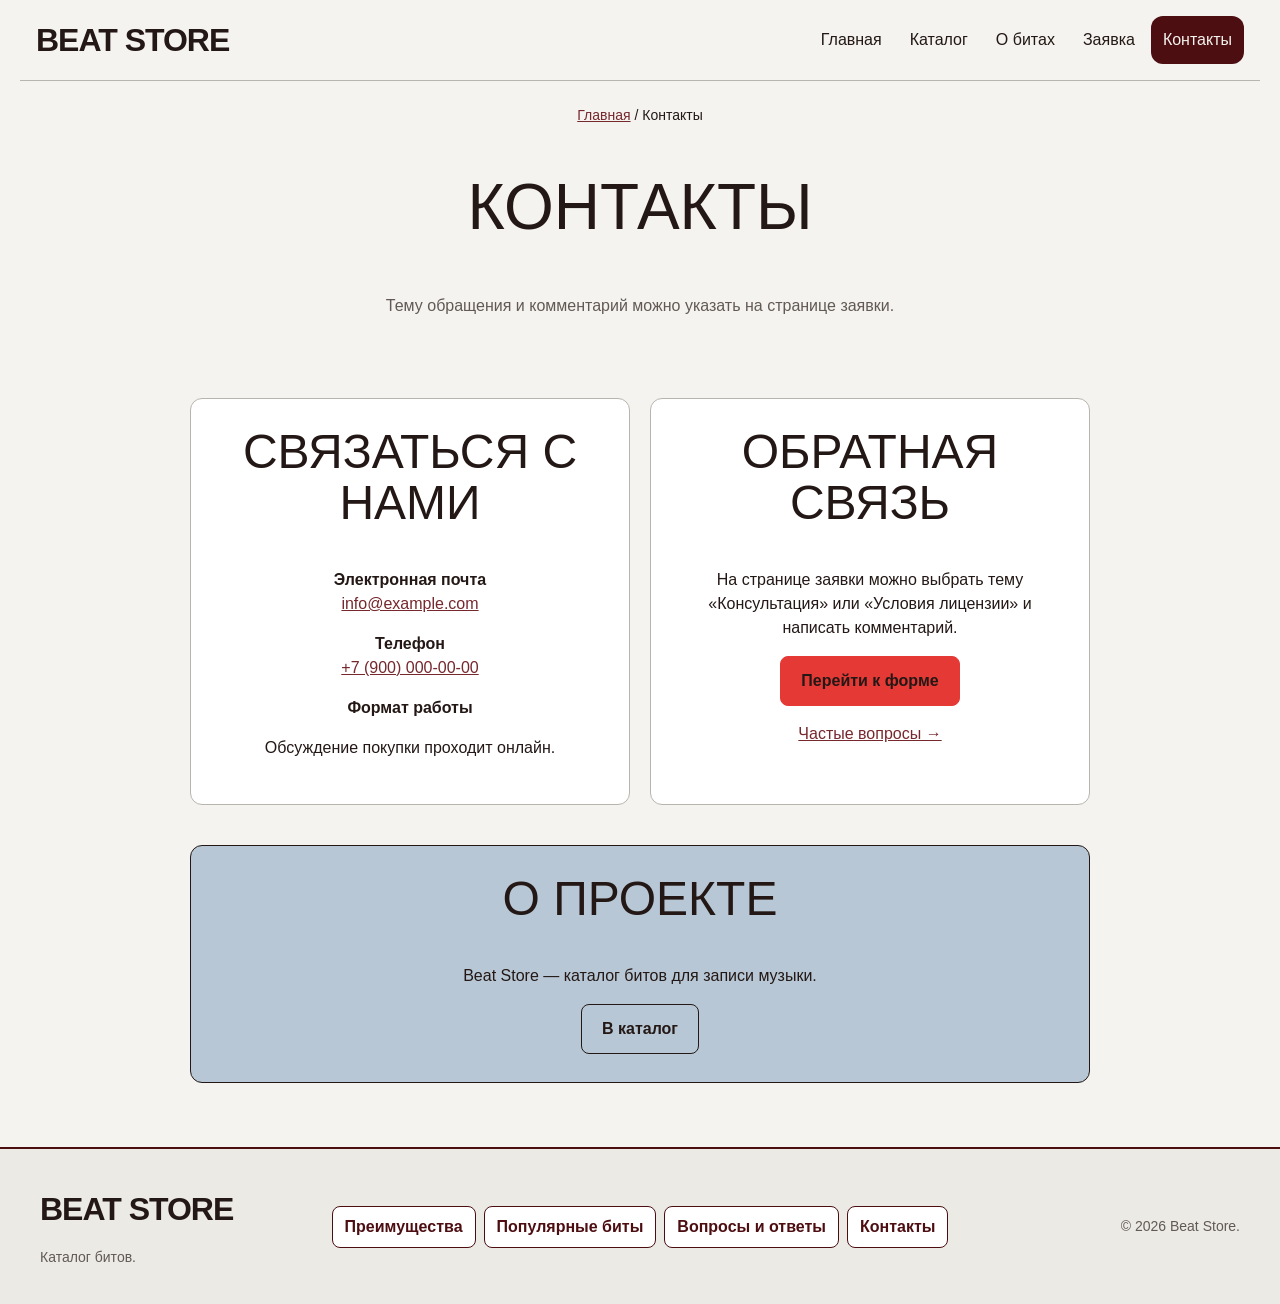
<file: contacts.html>
<!doctype html>
<html lang="ru">
  <head>
    <meta charset="UTF-8" />
    <meta name="viewport" content="width=device-width, initial-scale=1.0" />
    <meta
      name="description"
      content="Beat Store: каталог битов, прослушивание и заявка на покупку."
    />
    <title>Контакты и обратная связь — Beat Store</title>
    <link rel="icon" href="images/favicon.svg" type="image/svg+xml" />
    <link rel="stylesheet" href="css/style.css?v=player-layout-2" />
    <link rel="stylesheet" href="css/responsive.css?v=responsive-8" />
    <link rel="stylesheet" href="css/beat-theme.css?v=beat-18" />
    <script src="js/main.js?v=gallery-7" defer></script>
    <script src="js/validation.js" defer></script>
  </head>
  <body id="top">
    <a class="skip-link" href="#main-content">Перейти к содержимому</a>
    <header class="site-header">
      <div class="site-header__inner">
        <a class="site-header__logo" href="index.html">Beat Store</a>
        <nav class="site-nav" aria-label="Основная навигация">
          <ul class="site-nav__list">
            <li class="site-nav__item">
              <a class="site-nav__link" href="index.html">Главная</a>
            </li>
            <li class="site-nav__item">
              <a class="site-nav__link" href="catalog.html">Каталог</a>
            </li>
            <li class="site-nav__item">
              <a class="site-nav__link" href="product.html">О битах</a>
            </li>
            <li class="site-nav__item">
              <a class="site-nav__link" href="order.html">Заявка</a>
            </li>
            <li class="site-nav__item">
              <a
                class="site-nav__link site-nav__link--active"
                aria-current="page"
                href="contacts.html"
                >Контакты</a
              >
            </li>
          </ul>
        </nav>
      </div>
    </header>
    <main class="page-main page-main--contacts" id="main-content" tabindex="-1">
      <nav class="breadcrumbs" aria-label="Хлебные крошки">
        <a class="breadcrumbs__link" href="index.html">Главная</a>
        <span class="breadcrumbs__current" aria-current="page">Контакты</span>
      </nav>
      <section class="section page-intro">
        <h1 class="page-intro__title">Контакты</h1>
        <p class="section__description">
          Тему обращения и комментарий можно указать на странице заявки.
        </p>
      </section>
      <div class="contact-grid">
        <section class="contact-card" aria-labelledby="contact-title">
          <h2 class="contact-card__title" id="contact-title">
            Связаться с нами
          </h2>
          <address class="contact-card__address">
            <p class="contact-card__label">Электронная почта</p>
            <a href="mailto:info@example.com">info@example.com</a>
            <p class="contact-card__label">Телефон</p>
            <a href="tel:+79000000000">+7 (900) 000-00-00</a>
            <p class="contact-card__label">Формат работы</p>
            <p>Обсуждение покупки проходит онлайн.</p>
          </address>
        </section>
        <section
          class="contact-card contact-card--accent"
          id="feedback"
          aria-labelledby="feedback-title"
        >
          <h2 class="contact-card__title" id="feedback-title">
            Обратная связь
          </h2>
          <p>
            На странице заявки можно выбрать тему «Консультация» или «Условия
            лицензии» и написать комментарий.
          </p>
          <a class="button button--primary" href="order.html"
            >Перейти к форме</a
          >
          <a class="contact-card__link" href="index.html#faq"
            >Частые вопросы →</a
          >
        </section>
      </div>
      <aside class="callout">
        <div>
          <h2 class="callout__title">О проекте</h2>
          <p class="callout__text">
            Beat Store — каталог битов для записи музыки.
          </p>
        </div>
        <a class="button button--secondary" href="catalog.html">В каталог</a>
      </aside>
    </main>
    <footer class="site-footer" id="contacts">
      <div class="site-footer__inner">
        <div>
          <a class="site-footer__logo" href="index.html">Beat Store</a>
          <p class="site-footer__note">Каталог битов.</p>
        </div>
        <nav class="site-footer__nav" aria-label="Разделы главной страницы">
          <a href="index.html#advantages">Преимущества</a>
          <a href="index.html#popular">Популярные биты</a>
          <a href="index.html#faq">Вопросы и ответы</a>
          <a href="contacts.html">Контакты</a>
        </nav>
        <p class="site-footer__note">© 2026 Beat Store.</p>
      </div>
    </footer>
    <a class="back-to-top" href="#top" aria-label="Вернуться наверх"
      >↑ Наверх</a
    >
  </body>
</html>
</file>
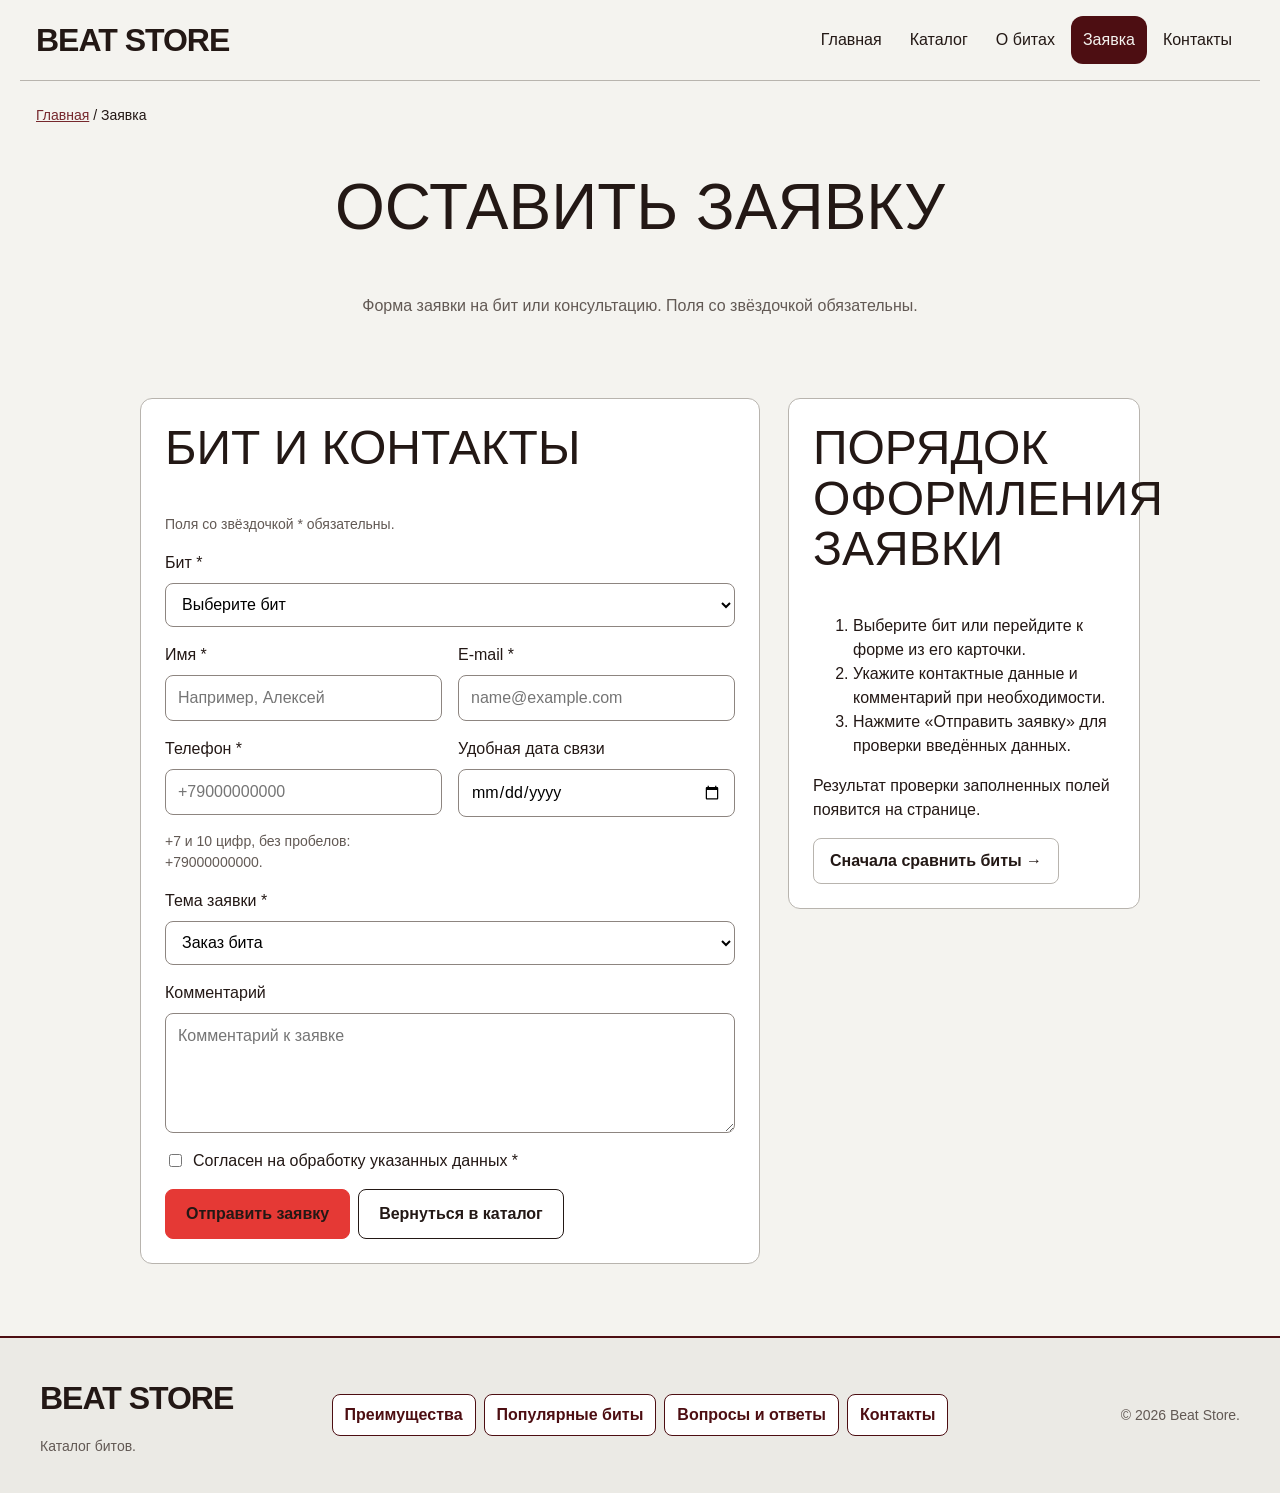
<file: order.html>
<!doctype html>
<html lang="ru">
  <head>
    <meta charset="UTF-8" />
    <meta name="viewport" content="width=device-width, initial-scale=1.0" />
    <meta
      name="description"
      content="Beat Store: каталог битов, прослушивание и заявка на покупку."
    />
    <title>Оформление заявки — Beat Store</title>
    <link rel="icon" href="images/favicon.svg" type="image/svg+xml" />
    <link rel="stylesheet" href="css/style.css?v=player-layout-2" />
    <link rel="stylesheet" href="css/responsive.css?v=responsive-8" />
    <link rel="stylesheet" href="css/beat-theme.css?v=beat-18" />
    <script src="js/data.js" defer></script>
    <script src="js/main.js?v=gallery-7" defer></script>
    <script src="js/validation.js" defer></script>
  </head>
  <body id="top">
    <a class="skip-link" href="#main-content">Перейти к содержимому</a>
    <header class="site-header">
      <div class="site-header__inner">
        <a class="site-header__logo" href="index.html">Beat Store</a>
        <nav class="site-nav" aria-label="Основная навигация">
          <ul class="site-nav__list">
            <li class="site-nav__item">
              <a class="site-nav__link" href="index.html">Главная</a>
            </li>
            <li class="site-nav__item">
              <a class="site-nav__link" href="catalog.html">Каталог</a>
            </li>
            <li class="site-nav__item">
              <a class="site-nav__link" href="product.html">О битах</a>
            </li>
            <li class="site-nav__item">
              <a
                class="site-nav__link site-nav__link--active"
                aria-current="page"
                href="order.html"
                >Заявка</a
              >
            </li>
            <li class="site-nav__item">
              <a class="site-nav__link" href="contacts.html">Контакты</a>
            </li>
          </ul>
        </nav>
      </div>
    </header>
    <main class="page-main page-main--order" id="main-content" tabindex="-1">
      <nav class="breadcrumbs" aria-label="Хлебные крошки">
        <a class="breadcrumbs__link" href="index.html">Главная</a>
        <span class="breadcrumbs__current" aria-current="page">Заявка</span>
      </nav>
      <section class="section page-intro">
        <h1 class="page-intro__title">Оставить заявку</h1>
        <p class="section__description">
          Форма заявки на бит или консультацию. Поля со звёздочкой обязательны.
        </p>
      </section>
      <div class="order-layout">
        <section class="order-panel" aria-labelledby="form-title">
          <h2 class="order-panel__title" id="form-title">Бит и контакты</h2>
          <form
            class="order-form"
            id="order-form"
            action="order.html"
            method="get"
          >
            <p class="order-form__note order-form__field--wide">
              Поля со звёздочкой * обязательны.
            </p>
            <noscript class="order-form__field--wide">
              <p class="order-form__note">
                Для проверки формы без перезагрузки страницы включите
                JavaScript.
              </p>
            </noscript>
            <div class="order-form__field order-form__field--wide">
              <label class="order-form__label" for="selected-product"
                >Бит *</label
              >
              <select
                class="order-form__select"
                id="selected-product"
                name="product"
                required
              >
                <option value="">Выберите бит</option>
                <option value="beat-01">
                  nine vicious sample type beat - "wokeuplikethis" — цена по
                  запросу
                </option>
                <option value="beat-02">
                  nine vicious sample type beat - "do i clench my fists?" — цена
                  по запросу
                </option>
                <option value="beat-03">
                  tana + untiljapan type beat - "finewine" — цена по запросу
                </option>
                <option value="beat-04">
                  [free] untiljapan + nosaint type beat - "eye to eye" — цена по запросу
                </option>
              <option value="beat-05">only u — внешний автор</option>
<option value="beat-06">Dreamless Night — внешний автор</option>
<option value="beat-07">cough syrup — внешний автор</option>
<option value="beat-08">du bist gut genug — внешний автор</option></select>
            </div>
            <div class="order-form__field">
              <label class="order-form__label" for="order-name">Имя *</label>
              <input
                class="order-form__input"
                id="order-name"
                name="name"
                type="text"
                minlength="2"
                maxlength="60"
                autocomplete="given-name"
                placeholder="Например, Алексей"
                required
              />
            </div>
            <div class="order-form__field">
              <label class="order-form__label" for="order-email"
                >E-mail *</label
              >
              <input
                class="order-form__input"
                id="order-email"
                name="email"
                type="email"
                autocomplete="email"
                placeholder="name@example.com"
                required
              />
            </div>
            <div class="order-form__field">
              <label class="order-form__label" for="order-phone"
                >Телефон *</label
              >
              <input
                class="order-form__input"
                id="order-phone"
                name="phone"
                type="tel"
                autocomplete="tel"
                inputmode="tel"
                pattern="\+7[0-9]{10}"
                placeholder="+79000000000"
                aria-describedby="phone-hint"
                required
              />
              <small class="order-form__hint" id="phone-hint"
                >+7 и 10 цифр, без пробелов: +79000000000.</small
              >
            </div>
            <div class="order-form__field">
              <label class="order-form__label" for="order-date"
                >Удобная дата связи</label
              >
              <input
                class="order-form__input"
                id="order-date"
                name="date"
                type="date"
              />
            </div>
            <div class="order-form__field order-form__field--wide">
              <label class="order-form__label" for="order-topic"
                >Тема заявки *</label
              >
              <select
                class="order-form__select"
                id="order-topic"
                name="topic"
                required
              >
                <option value="product">Заказ бита</option>
                <option value="consultation">Консультация</option>
                <option value="delivery">Условия лицензии</option>
              </select>
            </div>
            <div class="order-form__field order-form__field--wide">
              <label class="order-form__label" for="order-comment"
                >Комментарий</label
              >
              <textarea
                class="order-form__textarea"
                id="order-comment"
                name="comment"
                rows="3"
                maxlength="1000"
                placeholder="Комментарий к заявке"
              ></textarea>
            </div>
            <div class="order-form__consent order-form__field--wide">
              <input
                class="order-form__checkbox"
                id="order-agreement"
                name="agreement"
                type="checkbox"
                required
              />
              <label class="order-form__label" for="order-agreement"
                >Согласен на обработку указанных данных *</label
              >
            </div>
            <div class="order-form__actions order-form__field--wide">
              <button class="button button--primary" type="submit">
                Отправить заявку
              </button>
              <a class="button button--secondary" href="catalog.html"
                >Вернуться в каталог</a
              >
            </div>
          </form>
          <p
            class="success-message"
            id="success-message"
            role="status"
            tabindex="-1"
            hidden
          ></p>
        </section>
        <aside class="order-help">
          <h2 class="order-help__title">Порядок оформления заявки</h2>
          <ol class="order-help__steps">
            <li>Выберите бит или перейдите к форме из его карточки.</li>
            <li>Укажите контактные данные и комментарий при необходимости.</li>
            <li>Нажмите «Отправить заявку» для проверки введённых данных.</li>
          </ol>
          <p class="order-help__note">
            Результат проверки заполненных полей появится на странице.
          </p>
          <a href="catalog.html#comparison">Сначала сравнить биты →</a>
        </aside>
      </div>
    </main>
    <footer class="site-footer" id="contacts">
      <div class="site-footer__inner">
        <div>
          <a class="site-footer__logo" href="index.html">Beat Store</a>
          <p class="site-footer__note">Каталог битов.</p>
        </div>
        <nav class="site-footer__nav" aria-label="Разделы главной страницы">
          <a href="index.html#advantages">Преимущества</a>
          <a href="index.html#popular">Популярные биты</a>
          <a href="index.html#faq">Вопросы и ответы</a>
          <a href="contacts.html">Контакты</a>
        </nav>
        <p class="site-footer__note">© 2026 Beat Store.</p>
      </div>
    </footer>
    <a class="back-to-top" href="#top" aria-label="Вернуться наверх"
      >↑ Наверх</a
    >
  </body>
</html>
</file>
<file: css/style.css>
/* Общие значения: один цвет или отступ можно поменять для всего сайта. */
:root {
  --color-bg: #ffffff;
  --color-surface: #f7f7f7;
  --color-primary: #0057b8;
  --color-primary-dark: #003f86;
  --color-text: #222222;
  --color-muted: #666666;
  --color-border: #dddddd;
  --color-danger: #b00020;
  --color-success: #246340;
  --space-sm: 8px;
  --space-md: 16px;
  --space-lg: 24px;
  --space-xl: 32px;
  --radius: 6px;
  --container-width: 1100px;
}

/* Базовые стили. */
*,
*::before,
*::after {
  box-sizing: border-box;
}
/* Плавные переходы по якорям, включая ссылку «Наверх». */
html {
  scroll-behavior: smooth;
}
body {
  margin: 0;
  min-height: 100vh;
  display: flex;
  flex-direction: column;
  font-family: Arial, sans-serif;
  line-height: 1.5;
  color: var(--color-text);
  background-color: var(--color-bg);
}
img {
  display: block;
  max-width: 100%;
  height: auto;
}
a {
  color: var(--color-primary);
}
a:hover {
  color: var(--color-primary-dark);
}
input,
select,
textarea,
button {
  font: inherit;
}
:focus-visible {
  outline: 2px solid var(--color-primary);
  outline-offset: 3px;
}
[hidden] {
  display: none;
}
.page-main,
.site-header__inner,
.site-footer__inner {
  max-width: var(--container-width);
  margin: 0 auto;
  padding: var(--space-lg);
}
/* Основное содержимое заполняет свободную высоту окна до подвала. */
.page-main {
  flex: 1;
  width: 100%;
}
h1 {
  font-size: 32px;
}
h2 {
  font-size: 24px;
}
h3 {
  font-size: 20px;
}
h1,
h2,
h3 {
  margin-top: 0;
}
.section {
  margin-bottom: var(--space-xl);
}
/* Outline выделяет блок при наведении и не меняет его размеры. */
.section:hover,
.product-detail:hover,
.contact-card:hover,
.callout:hover {
  outline: 1px solid var(--color-primary);
  outline-offset: 6px;
}
.section__description {
  color: var(--color-muted);
}

/* Шапка и меню. Flex располагает ссылки в один ряд. */
.site-header,
.site-footer {
  flex-shrink: 0;
  background-color: var(--color-surface);
}
.site-header__logo,
.site-footer__logo {
  font-weight: 700;
  color: var(--color-text);
  text-decoration: none;
}
.site-nav__list {
  display: flex;
  flex-wrap: wrap;
  gap: var(--space-sm);
  list-style: none;
  margin: var(--space-md) 0 0;
  padding: 0;
}
.site-nav__link {
  display: block;
  padding: var(--space-sm) var(--space-md);
  text-decoration: none;
  border-radius: var(--radius);
}
.site-nav__link:hover,
.site-nav__link--active {
  color: white;
  background-color: var(--color-primary);
}
.site-footer__nav {
  display: flex;
  flex-wrap: wrap;
  gap: var(--space-md);
}
.site-footer__note {
  color: var(--color-muted);
  font-size: 14px;
}
.site-footer__inner {
  padding-bottom: 72px;
}
.breadcrumbs {
  margin-bottom: var(--space-lg);
  font-size: 14px;
}
.breadcrumbs__current::before {
  content: " / ";
}
.category-nav {
  display: flex;
  flex-wrap: wrap;
  gap: var(--space-md);
  margin-top: var(--space-md);
}

/* Общие кнопки и состояния. */
.button {
  display: inline-block;
  padding: var(--space-sm) var(--space-md);
  border: 1px solid var(--color-primary);
  border-radius: var(--radius);
  text-decoration: none;
  cursor: pointer;
}
.button--primary {
  color: white;
  background-color: var(--color-primary);
}
.button--primary:hover {
  color: white;
  background-color: var(--color-primary-dark);
}
.button--secondary {
  color: var(--color-primary);
  background-color: white;
}
.button--secondary:hover {
  color: white;
  background-color: var(--color-primary);
}
.button:disabled {
  opacity: 0.6;
  cursor: not-allowed;
}
.hero__actions,
.product-card__actions,
.product-detail__actions,
.order-form__actions {
  display: flex;
  flex-wrap: wrap;
  gap: var(--space-sm);
}

/* Главная: обычный вводный блок, преимущества и вопросы. */
.hero {
  padding: var(--space-lg);
  margin-bottom: var(--space-xl);
  background-color: #eef5ff;
}
.benefits {
  display: grid;
  grid-template-columns: minmax(0, 1fr);
  gap: var(--space-md);
}
.benefit {
  padding: var(--space-md);
  border: 1px solid var(--color-border);
}
.section__heading {
  margin-bottom: var(--space-md);
}
.faq__item {
  margin-top: var(--space-sm);
  padding: var(--space-md);
  border: 1px solid var(--color-border);
}
.faq__question {
  font-weight: 700;
  cursor: pointer;
}
.faq__question:hover {
  color: var(--color-primary);
}
.faq__answer {
  margin-bottom: 0;
}
.callout {
  padding: var(--space-lg);
  background-color: var(--color-surface);
}

/* Grid задаёт сетку карточек. Flex внутри выравнивает кнопки. */
.products-grid {
  display: grid;
  grid-template-columns: minmax(0, 1fr);
  gap: var(--space-md);
}
.product-card {
  position: relative;
  display: flex;
  flex-direction: column;
  padding: var(--space-md);
  border: 1px solid var(--color-border);
  border-radius: var(--radius);
}
.product-card:hover,
.product-card--featured {
  border-color: var(--color-primary);
}
.product-card--discount {
  border-color: var(--color-danger);
}
.product-card__image {
  width: 100%;
  max-width: 240px;
  margin: 0 auto var(--space-md);
}
.product-card__category {
  margin: 0 0 var(--space-sm);
  color: var(--color-muted);
  font-size: 14px;
}
.product-card__title {
  margin-bottom: var(--space-sm);
}
.product-card__description {
  margin-top: 0;
}
.product-card__price {
  margin-top: auto;
  font-weight: 700;
}
.product-card__old-price {
  margin-left: var(--space-sm);
  color: var(--color-muted);
  font-weight: 400;
}
/* absolute размещает бейдж относительно карточки с position: relative. */
.product-card__badge {
  position: absolute;
  top: var(--space-sm);
  right: var(--space-sm);
  padding: 4px 8px;
  color: white;
  background-color: var(--color-primary);
  border-radius: var(--radius);
  font-size: 12px;
}
.product-card--discount .product-card__badge {
  background-color: var(--color-danger);
}
.product-card--new .product-card__badge {
  background-color: var(--color-success);
}

/* Каталог: фильтр слева, товары справа. */
.catalog-layout {
  display: grid;
  grid-template-columns: minmax(0, 1fr);
  gap: var(--space-lg);
  align-items: start;
  margin-bottom: var(--space-xl);
}
.catalog-filters {
  position: static;
  padding: var(--space-md);
  border: 1px solid var(--color-border);
  background-color: var(--color-surface);
}
.catalog-filters__note {
  font-size: 14px;
  color: var(--color-muted);
}
.filters-form__group {
  margin: 0 0 var(--space-md);
  padding: var(--space-sm);
  border: 1px solid var(--color-border);
}
.filters-form__label {
  display: block;
  margin-bottom: var(--space-sm);
}
.filters-form__input {
  width: 100%;
  margin-bottom: var(--space-sm);
}
.catalog-filters__link {
  display: block;
  margin-top: var(--space-md);
}
.catalog-products__count {
  color: var(--color-muted);
}

/* Подробное описание и таблицы. */
/* Фото и описание — две колонки, таблица занимает обе колонки ниже. */
.product-detail {
  display: grid;
  grid-template-columns: minmax(0, 1fr);
  gap: var(--space-lg);
  align-items: start;
  margin-bottom: var(--space-xl);
  padding: var(--space-lg);
  border: 1px solid var(--color-border);
}
.product-detail > .table-wrapper {
  grid-column: 1 / -1;
}
.product-detail .product-table {
  margin-top: 0;
}
.product-detail__image {
  width: 100%;
  max-width: 280px;
  margin-bottom: var(--space-md);
}
.product-detail__tag {
  color: var(--color-primary);
}
.product-detail__price {
  font-weight: 700;
}
.product-detail__availability {
  color: var(--color-success);
}

.product-table {
  width: 100%;
  margin-top: var(--space-lg);
  border-collapse: collapse;
  text-align: left;
}
.product-table__caption {
  margin-bottom: var(--space-sm);
  text-align: left;
  font-weight: 700;
}
.product-table__cell {
  padding: var(--space-sm);
  border: 1px solid var(--color-border);
}
.product-table thead {
  background-color: var(--color-surface);
}

/* Форма: поля друг под другом, подпись над полем. */
.order-panel {
  max-width: 620px;
}
.order-help {
  margin-top: var(--space-lg);
  padding: var(--space-lg);
  background-color: var(--color-surface);
}
.order-form__field {
  margin-bottom: var(--space-md);
}
.order-form__label {
  display: block;
  margin-bottom: var(--space-sm);
}
.order-form__input,
.order-form__select,
.order-form__textarea {
  width: 100%;
  padding: 10px 12px;
  border: 1px solid var(--color-border);
  border-radius: var(--radius);
}
.order-form__input:hover,
.order-form__select:hover,
.order-form__textarea:hover {
  border-color: var(--color-primary);
}
.order-form__textarea {
  resize: vertical;
}
.order-form__hint,
.order-form__note {
  color: var(--color-muted);
  font-size: 14px;
}
.order-form__hint {
  display: block;
  margin-top: var(--space-sm);
}
.order-form__consent {
  display: flex;
  align-items: start;
  gap: var(--space-sm);
  margin-bottom: var(--space-md);
}
.order-form__checkbox {
  flex-shrink: 0;
  margin-top: 5px;
}
.order-form [aria-invalid="true"] {
  outline: 1px solid var(--color-danger);
  border-color: var(--color-danger);
}
.order-dialog {
  width: 560px;
  max-width: calc(100% - 32px);
  max-height: calc(100vh - 32px);
  overflow-y: auto;
  padding: var(--space-lg);
  border: none;
  border-radius: var(--radius);
}
.order-dialog::backdrop {
  background-color: rgba(0, 0, 0, 0.5);
}
.success-message {
  padding: var(--space-md);
  border-left: 4px solid var(--color-success);
  background-color: #eefaf0;
}
.contact-card {
  margin-bottom: var(--space-lg);
}
.contact-card__address {
  font-style: normal;
}
.contact-card__label {
  margin-bottom: 0;
  font-weight: 700;
}
.contact-card__link {
  display: block;
  margin-top: var(--space-md);
}

/* Фиксированная ссылка и переход к содержимому с клавиатуры. */
.back-to-top {
  position: fixed;
  right: var(--space-md);
  bottom: var(--space-md);
  z-index: 10;
  padding: var(--space-sm) var(--space-md);
  color: white;
  background-color: var(--color-primary);
  text-decoration: none;
}
.back-to-top:hover {
  color: white;
  background-color: var(--color-primary-dark);
}

.skip-link {
  position: absolute;
  left: 16px;
  top: -100px;
  z-index: 1000;
  padding: 8px 12px;
  color: #ffffff;
  background-color: #111111;
  border-radius: 6px;
  text-decoration: none;
}

.skip-link:focus,
.skip-link:focus-visible {
  top: 16px;
}

/* Если в системе отключены анимации, переходы по якорям мгновенные. */
@media (prefers-reduced-motion: reduce) {
  html {
    scroll-behavior: auto;
  }
}

/* Встроенный плеер сохраняет пропорции при изменении ширины. */
.beat-preview {
  width: 100%;
  max-width: 640px;
  min-width: 0;
  overflow: hidden;
  margin-bottom: 16px;
}
.beat-player {
  display: block;
  width: 100%;
  aspect-ratio: 16 / 9;
  min-height: 200px;
  border: 0;
}
.beat-preview > a {
  display: inline-block;
  margin-top: 8px;
  font-size: 14px;
}
.hero__record {
  display: grid;
  place-items: center;
  width: 240px;
  aspect-ratio: 1;
  margin: auto;
  border-radius: 50%;
  background: #222;
  color: white;
  font-size: 100px;
}

.order-form__error { display: block; margin-top: 4px; color: var(--color-danger); font-size: 0.875rem; }
.order-form__error[hidden] { display: none; }
.catalog-empty { padding: var(--space-md); border: 1px solid var(--color-border); }
.catalog-empty[hidden] { display: none; }
.beat-preview__placeholder { display: grid; min-height: 180px; place-items: center; background: var(--color-surface); border: 1px solid var(--color-border); }
</file>
<file: css/responsive.css>
/* Mobile First: одна колонка по умолчанию, расширения через min-width. */
img,
video {
  max-width: 100%;
  height: auto;
}

.page-main,
.site-header__inner,
.site-footer__inner {
  width: 100%;
  padding-inline: 16px;
}

.section {
  padding-block: clamp(16px, 2vw, 24px);
}

.site-nav__list {
  display: grid;
  grid-template-columns: repeat(3, minmax(0, 1fr));
  gap: 4px;
  margin-top: 12px;
}

.site-nav__link,
.button {
  min-height: 44px;
  padding: 10px 16px;
}

.site-nav__link {
  display: grid;
  place-items: center;
  padding-inline: 4px;
  text-align: center;
}

.hero {
  display: grid;
  grid-template-columns: minmax(0, 1fr);
  gap: var(--space-lg);
  align-items: center;
  padding: 16px;
}

.hero__content {
  display: grid;
  gap: var(--space-md);
  min-width: 0;
}

.hero__content > * {
  margin: 0;
}

.hero__title {
  font-size: clamp(28px, 4vw, 48px);
  line-height: 1.15;
}

.hero__image {
  width: 100%;
  max-width: 520px;
  margin-inline: auto;
}

.product-card,
.catalog-products,
.product-detail > *,
.order-form > * {
  min-width: 0;
}

.product-card__title,
.product-card__description,
.contact-card a {
  overflow-wrap: anywhere;
}

.product-card__image {
  width: 100%;
  aspect-ratio: 1;
  object-fit: contain;
}

.product-detail {
  padding: 16px;
}

.product-detail__image {
  margin-inline: auto;
}

.order-form {
  display: grid;
  grid-template-columns: minmax(0, 1fr);
  gap: var(--space-md);
}

.order-form__field {
  display: grid;
  align-content: start;
  gap: var(--space-sm);
  margin: 0;
}

.order-form__label,
.order-form__note,
.order-form__consent {
  margin: 0;
}

.order-form__field--wide {
  grid-column: 1 / -1;
}

.order-form__input,
.order-form__textarea,
.order-form__select {
  min-width: 0;
  min-height: 44px;
}

.order-form__textarea {
  min-height: 120px;
}

.table-wrapper {
  width: 100%;
  min-width: 0;
  overflow-x: auto;
}

.product-table {
  min-width: 640px;
}

.product-table th,
.product-table td {
  padding: 12px;
}

.site-footer__inner {
  padding-bottom: 24px;
}

@media (min-width: 480px) {
  .site-nav__list {
    grid-template-columns: repeat(5, minmax(0, 1fr));
  }
}

@media (min-width: 640px) {
  .products-grid {
    grid-template-columns: repeat(2, minmax(0, 1fr));
  }
}

@media (min-width: 768px) {
  /* Шапка высотой 80px: ещё 16px оставлены перед заголовком раздела. */
  html {
    scroll-padding-top: 96px;
  }

  .site-header {
    position: sticky;
    top: 0;
    z-index: 100;
  }

  .site-header__inner {
    display: flex;
    align-items: center;
    justify-content: space-between;
    gap: 16px;
    padding-block: 16px;
  }

  .site-nav__list {
    display: flex;
    flex-direction: row;
    align-items: center;
    margin: 0;
  }

  .site-nav__link {
    padding: 12px;
  }

  .benefits {
    grid-template-columns: repeat(3, minmax(0, 1fr));
  }

  .order-form {
    grid-template-columns: repeat(2, minmax(0, 1fr));
  }

  .product-detail {
    grid-template-columns: 280px minmax(0, 1fr);
    padding: 24px;
  }

  .site-footer__inner {
    padding-bottom: 80px;
  }
}

@media (min-width: 900px) {
  .hero {
    grid-template-columns: repeat(2, minmax(0, 1fr));
    padding: 24px;
  }
}

@media (min-width: 1024px) {
  .products-grid {
    grid-template-columns: repeat(3, minmax(0, 1fr));
  }

  .catalog-layout {
    grid-template-columns: 280px minmax(0, 1fr);
  }

  .catalog-filters {
    position: sticky;
    top: 96px;
  }

  /* Рядом с фильтром меньше места, поэтому пока две карточки в ряд. */
  .products-grid--catalog {
    grid-template-columns: repeat(2, minmax(0, 1fr));
  }
}
</file>
<file: css/beat-theme.css>
/* Палитра и оформление магазина битов. Подключается после адаптивных стилей. */
:root {
  --color-bg: #f4f3ef;
  --color-surface: #ebeae5;
  --color-primary: #76282d;
  --color-primary-dark: #4d0e12;
  --color-text: #231815;
  --color-muted: #625954;
  --color-border: #b8b4ae;
  --color-danger: #a22329;
  --color-success: #385642;
  --color-accent: #e53935;
  --color-blue: #b8c7d5;
  --container-width: 1240px;
  --radius: 0;
}
body {
  font-family: Arial, sans-serif;
}
.site-header,
.site-footer {
  background: var(--color-bg);
}
.site-header__inner {
  border-bottom: 1px solid var(--color-border);
}
.site-header__logo,
.site-footer__logo {
  font-family: Impact, "Arial Narrow", sans-serif;
  font-size: 32px;
  text-transform: uppercase;
  letter-spacing: -1px;
}
.site-nav__link {
  color: var(--color-text);
}
.site-nav__link--active,
.site-nav__link:hover {
  color: var(--color-bg);
  background: var(--color-primary-dark);
}
h1,
h2 {
  font-family: Impact, "Arial Narrow", sans-serif;
  text-transform: uppercase;
  font-weight: 400;
  line-height: 1.05;
}
h1 {
  font-size: clamp(36px, 5vw, 64px);
}
h2 {
  font-size: clamp(28px, 4vw, 48px);
}
.button {
  border-radius: 0;
  font-weight: 700;
  padding: 12px 20px;
}
.button--primary {
  color: #231815;
  background: var(--color-accent);
  border-color: var(--color-accent);
}
.button--primary:hover {
  color: #fff;
  background: #a92327;
  border-color: #a92327;
}
.button--secondary {
  color: var(--color-text);
  background: transparent;
  border-color: var(--color-text);
}
.button--secondary:hover {
  background: var(--color-primary-dark);
  color: #fff;
}
.section:hover,
.product-detail:hover,
.contact-card:hover,
.callout:hover {
  outline: none;
}
.hero {
  background: transparent;
  padding: 28px 0 44px;
  margin-bottom: 28px;
  gap: clamp(24px, 4vw, 56px);
}
.hero__content {
  min-width: 0;
  gap: 24px;
  align-content: center;
}
.hero__title {
  font-size: clamp(42px, 7vw, 96px);
  line-height: 1.02;
  letter-spacing: -2px;
}
.hero__title span {
  display: block;
}
.hero__description {
  font-family: Georgia, serif;
  font-size: clamp(19px, 2vw, 25px);
}
.hero__actions .button--secondary {
  display: none;
}
.record-art {
  position: relative;
  width: 100%;
  max-width: 560px;
  aspect-ratio: 1;
  margin: 0 auto 32px;
}
.record-art__turntable {
  position: absolute;
  inset: 0;
  overflow: clip;
}
.record-art__disc {
  width: 100%;
  height: 100%;
  animation: record-spin 8s linear infinite;
  transform-origin: center;
  clip-path: circle(50%);
}
.record-art.is-paused .record-art__disc {
  animation-play-state: paused;
}
@keyframes record-spin {
  to { transform: rotate(360deg); }
}
.record-art__sleeve {
  position: absolute;
  inset: 0 50% 0 0;
  background: var(--color-blue);
  display: flex;
  flex-direction: column;
  justify-content: space-between;
  padding: clamp(16px, 3vw, 28px);
  border: 1px solid #9baebb;
}
.record-art__number {
  font-family: Impact, "Arial Narrow", sans-serif;
  font-size: clamp(40px, 6vw, 80px);
  line-height: 1;
  padding-top: 16px;
  border-top: 1px solid;
}
.record-art__caption {
  font-size: 11px;
  letter-spacing: 1px;
  line-height: 1.7;
  border-top: 1px solid;
  padding-top: 12px;
}
.record-art__toggle {
  position: absolute;
  top: calc(100% + 10px);
  right: 0;
  border: 0;
  background: transparent;
  color: var(--color-text);
  text-decoration: underline;
  cursor: pointer;
  padding: 5px;
  font-size: 13px;
}
.photo-gallery {
  position: relative;
  left: 50%;
  width: min(calc(100vw - 32px), 1600px);
  max-width: none;
  margin: 0 0 64px;
  transform: translateX(-50%);
}
.photo-gallery__track {
  display: flex;
  width: 100%;
  margin: 0;
  padding: 0;
  list-style: none;
  overflow-x: auto;
  overflow-y: hidden;
  scroll-snap-type: x mandatory;
  scroll-behavior: smooth;
  overscroll-behavior-x: contain;
  scrollbar-width: none;
  -webkit-overflow-scrolling: touch;
}
.photo-gallery__track::-webkit-scrollbar {
  display: none;
}
.photo-gallery__slide {
  flex: 0 0 100%;
  min-width: 0;
  height: clamp(280px, 48vw, 620px);
  scroll-snap-align: start;
}
.photo-gallery__slide img {
  display: block;
  width: 100%;
  height: 100%;
  object-fit: cover;
}
.photo-gallery__controls {
  display: flex;
  align-items: center;
  justify-content: space-between;
  gap: 16px;
  min-height: 60px;
}
.photo-gallery__controls[hidden] {
  display: none;
}
.photo-gallery__counter {
  min-width: 74px;
  font-family: Impact, "Arial Narrow", sans-serif;
  font-size: 24px;
}
.photo-gallery__dots,
.photo-gallery__arrows {
  display: flex;
  align-items: center;
  gap: 8px;
}
.photo-gallery__dots button {
  width: 28px;
  height: 28px;
  padding: 9px;
  border: 0;
  border-radius: 50%;
  background: var(--color-border);
  background-clip: content-box;
  cursor: pointer;
  transition: transform .2s ease, background-color .2s ease;
}
.photo-gallery__dots button[aria-current="true"] {
  background-color: var(--color-primary-dark);
}
.photo-gallery__dots button:hover,
.photo-gallery__dots button:focus-visible {
  transform: scale(1.2);
  background-color: var(--color-primary-dark);
}
.photo-gallery__arrows button {
  width: 44px;
  height: 44px;
  border: 1px solid var(--color-text);
  border-radius: 8px;
  background: transparent;
  color: var(--color-text);
  cursor: pointer;
  transition: transform .2s ease, box-shadow .2s ease, background-color .2s ease, color .2s ease;
}
.photo-gallery__arrows button:hover,
.photo-gallery__arrows button:focus-visible {
  transform: translateY(-5px);
  border-color: var(--color-primary-dark);
  background: var(--color-primary-dark);
  color: #fff;
  box-shadow: 0 12px 28px rgb(35 24 21 / 16%);
}
.photo-gallery__arrows button:focus-visible,
.photo-gallery__dots button:focus-visible {
  outline: 2px solid var(--color-primary-dark);
  outline-offset: 3px;
}
.section {
  margin-bottom: 40px;
}
.section__heading {
  display: flex;
  align-items: baseline;
  justify-content: space-between;
  gap: 20px;
  border-bottom: 1px solid var(--color-text);
  padding-bottom: 16px;
}
.section__heading h2 {
  margin-bottom: 0;
}
.products-grid,
.products-grid--catalog {
  gap: clamp(16px, 2vw, 24px);
}
.product-card {
  border: 0;
  border-bottom: 1px solid var(--color-border);
  padding: 24px 0;
  border-radius: 0;
  gap: 12px;
}
.product-card:hover {
  background: #e7ebed;
  border-color: var(--color-border);
}
.product-card__title {
  font-size: 26px;
  margin: 0;
}
.product-card__title a {
  color: var(--color-text);
  text-decoration: none;
}
.product-card__category {
  letter-spacing: 2px;
  text-transform: uppercase;
  margin: 0;
}
.product-card__price {
  margin: 0;
  white-space: nowrap;
}
.product-card__description {
  margin: 0;
  max-width: 480px;
}
.catalog-filters,
.filters-form__group {
  min-width: 0;
}
.filters-form__label,
.catalog-filters__note {
  overflow-wrap: anywhere;
}
.filters-form__input {
  max-width: 100%;
}
.beat-preview {
  margin: 0;
}
.beat-preview > a {
  font-size: 12px;
}
.beat-preview > .beat-preview__external {
  position: relative;
  display: grid;
  place-items: center;
  width: 100%;
  aspect-ratio: 16 / 9;
  margin: 0;
  overflow: hidden;
  background: #dcdedc;
  color: #fff;
  text-decoration: none;
}
.beat-preview__external::after {
  position: absolute;
  inset: 45% 0 0;
  background: linear-gradient(transparent, rgb(0 0 0 / 62%));
  content: "";
}
.beat-preview__external img {
  position: absolute;
  inset: 0;
  width: 100%;
  height: 100%;
  object-fit: cover;
  transform: scale(1.78);
  transform-origin: center top;
  transition: transform .3s ease;
}
.beat-preview__external:hover img,
.beat-preview__external:focus-visible img {
  transform: scale(1.84);
}
.beat-preview__play {
  position: relative;
  z-index: 1;
  display: grid;
  place-items: center;
  width: 64px;
  height: 64px;
  border: 2px solid rgb(255 255 255 / 85%);
  border-radius: 50%;
  background: rgb(27 23 22 / 72%);
  box-shadow: 0 4px 24px rgb(0 0 0 / 18%);
  transition: background .2s ease, transform .2s ease;
}
.beat-preview__play::before {
  width: 0;
  height: 0;
  margin-left: 4px;
  border-top: 10px solid transparent;
  border-bottom: 10px solid transparent;
  border-left: 16px solid #fff;
  content: "";
}
.beat-preview__external:hover .beat-preview__play,
.beat-preview__external:focus-visible .beat-preview__play {
  background: var(--color-primary-dark);
  transform: scale(1.08);
}
.beat-preview__hint {
  position: absolute;
  z-index: 1;
  right: 16px;
  bottom: 14px;
  left: 16px;
  color: #fff;
  font-size: 13px;
  font-weight: 600;
  text-align: right;
  text-shadow: 0 1px 5px rgb(0 0 0 / 75%);
}
.beat-player {
  background: #231815;
  min-height: 0;
}
.product-detail {
  grid-template-columns: minmax(0, 1fr);
  border: 0;
  border-bottom: 1px solid var(--color-border);
  padding: 32px 0;
}
.benefit {
  border: 0;
  border-top: 1px solid var(--color-border);
  padding: 20px 0;
}
.benefit__title {
  font-size: 22px;
}
.faq__item {
  background: transparent;
  border: 0;
  border-bottom: 1px solid var(--color-border);
  padding: 20px 0;
}
.callout {
  background: var(--color-blue);
  padding: 28px;
}
.site-footer {
  border-top: 1px solid var(--color-border);
}
.site-footer__inner {
  display: grid;
  gap: 24px;
}
.site-footer__note {
  margin-bottom: 0;
}
.order-form__input,
.order-form__select,
.order-form__textarea {
  background: #fff;
  border-color: #8d8580;
  border-radius: 0;
}
.order-dialog {
  background: var(--color-bg);
  border-radius: 0;
}
.back-to-top {
  position: fixed;
  right: 16px;
  bottom: calc(16px + env(safe-area-inset-bottom));
  z-index: 110;
  display: grid;
  place-items: center;
  width: 48px;
  height: 48px;
  min-height: 48px;
  margin: 0;
  padding: 0;
  border-radius: 50%;
  background: var(--color-primary-dark);
  box-shadow: 0 2px 12px rgb(0 0 0 / 20%);
  font-size: 0;
  transition: opacity .2s ease, transform .2s ease, visibility .2s ease;
}
.back-to-top::before {
  content: "↑";
  font-size: 24px;
  line-height: 1;
}
.back-to-top.is-hidden {
  opacity: 0;
  visibility: hidden;
  pointer-events: none;
  transform: translateY(12px);
}
@media (max-width: 479px) {
  .photo-gallery__controls {
    display: grid;
    grid-template-columns: 1fr auto;
    gap: 0 12px;
  }
  .photo-gallery__controls[hidden] {
    display: none;
  }
  .photo-gallery__dots {
    grid-column: 1 / -1;
    grid-row: 2;
    justify-content: center;
  }
  .photo-gallery__dots button {
    width: 44px;
    height: 44px;
    padding: 17px;
  }
  .section__heading {
    align-items: flex-start;
    flex-direction: column;
    gap: 8px;
  }
}
@media (min-width: 700px) {
  .hero {
    grid-template-columns: minmax(0, 1fr) minmax(0, 1fr);
    align-items: center;
  }
}
@media (min-width: 900px) {
  .product-detail {
    grid-template-columns: minmax(0, 1fr) minmax(0, 1fr);
    gap: 40px;
  }
  .site-footer__inner {
    grid-template-columns: 1fr 2fr auto;
    align-items: start;
  }
}
@media (prefers-reduced-motion: reduce) {
  .record-art:not(.is-playing) .record-art__disc {
    animation: none;
  }
  .photo-gallery__track {
    scroll-behavior: auto;
  }
  .back-to-top {
    transition: none;
  }
}

.product-output {
  padding: 16px;
  overflow-x: auto;
  color: #f9fafb;
  background-color: #111827;
  border-radius: 8px;
}

/* Каталог: одинаковые превью и аккуратная нижняя часть карточек. */
.products-grid--catalog .product-card {
  min-width: 0;
  padding: 20px;
  border: 1px solid var(--color-border);
  background: #fff;
}
.products-grid--catalog .product-card:hover {
  background: #fff;
  border-color: var(--color-primary);
}
.products-grid--catalog .product-card__title,
.products-grid--catalog .product-card__description,
.products-grid--catalog .product-card__price {
  overflow-wrap: anywhere;
}
.products-grid--catalog .product-card__price {
  margin-top: auto;
  white-space: normal;
}
.products-grid--catalog .product-card__actions {
  flex-wrap: wrap;
}
.beat-preview__link {
  position: relative;
  display: block;
  width: 100%;
  aspect-ratio: 16 / 9;
  overflow: hidden;
  background: #231815;
}
.beat-preview__link img {
  width: 100%;
  height: 100%;
  object-fit: cover;
  display: block;
}
.beat-preview__play-button {
  position: absolute;
  top: 50%;
  left: 50%;
  display: grid;
  width: 64px;
  height: 44px;
  place-items: center;
  transform: translate(-50%, -50%);
  border-radius: 12px;
  color: #fff;
  background: #e62117;
  font-size: 23px;
}
.beat-preview__link:hover .beat-preview__play-button,
.beat-preview__link:focus-visible .beat-preview__play-button {
  background: #b91d16;
}

/* Поля фильтров оформлены в том же стиле, что и кнопки магазина. */
.catalog-filters {
  padding: 24px;
  border: 1px solid var(--color-border);
  background: #fff;
}
.catalog-filters__title {
  margin: 0 0 24px;
  padding-bottom: 12px;
  border-bottom: 1px solid var(--color-border);
  font-size: 32px;
}
.filters-form {
  display: grid;
  gap: 8px;
}
.filters-form__label {
  margin: 12px 0 0;
  font-size: 14px;
  font-weight: 700;
}
.filters-form__input {
  box-sizing: border-box;
  width: 100%;
  min-height: 46px;
  margin: 0;
  padding: 10px 12px;
  border: 1px solid var(--color-border);
  border-radius: 0;
  background: var(--color-bg);
  color: var(--color-text);
  font: inherit;
}
.filters-form__input:focus-visible {
  outline: 2px solid var(--color-primary);
  outline-offset: 2px;
}
.catalog-filters__link {
  margin-top: 24px;
}
.product-detail__author {
  color: var(--color-muted);
  font-weight: 700;
}
.more-products .product-detail {
  margin-bottom: var(--space-xl);
}

/* Выбор параметров завершается кнопкой, карточки заметно реагируют на наведение. */
.filters-form__submit,
.catalog-filters__link {
  width: 100%;
  justify-content: center;
  text-align: center;
}
.filters-form__submit { margin-top: 18px; cursor: pointer; }
.catalog-filters__link { display: inline-flex; margin-top: 12px; text-decoration: none; }
.catalog-filters__link:hover,
.catalog-filters__link:focus-visible {
  background: var(--color-primary-dark);
  color: #fff;
  transform: translateY(-2px);
}
.filters-form__submit:hover,
.filters-form__submit:focus-visible {
  background: var(--color-primary-dark);
  border-color: var(--color-primary-dark);
  color: #fff;
  transform: translateY(-2px);
}
.products-grid--catalog .product-card {
  transition: transform .2s ease, box-shadow .2s ease, border-color .2s ease;
}
.products-grid--catalog .product-card:hover,
.products-grid--catalog .product-card:focus-within {
  transform: translateY(-5px);
  border-color: var(--color-primary);
  box-shadow: 0 12px 28px rgb(35 24 21 / 16%);
}
.beat-preview > .beat-preview__link {
  position: relative;
  display: block;
  width: 100%;
  aspect-ratio: 16 / 9;
  margin: 0;
  overflow: hidden;
}
.beat-preview__link img {
  position: absolute;
  inset: 0;
  width: 100%;
  height: 100%;
  object-fit: cover;
  transition: transform .25s ease, filter .25s ease;
}
.beat-preview__link:hover img,
.beat-preview__link:focus-visible img {
  transform: scale(1.05);
  filter: brightness(.75);
}
.beat-preview__play-button {
  position: absolute;
  z-index: 2;
  top: 50%;
  left: 50%;
  width: 64px;
  height: 44px;
  transform: translate(-50%, -50%);
  background: #e62117;
}
.beat-preview__play-button::before {
  position: absolute;
  top: 50%;
  left: 50%;
  width: 0;
  height: 0;
  transform: translate(-40%, -50%);
  border-top: 10px solid transparent;
  border-bottom: 10px solid transparent;
  border-left: 16px solid #fff;
  content: "";
}
@media (prefers-reduced-motion: reduce) {
  .products-grid--catalog .product-card,
  .beat-preview__link img,
  .filters-form__submit,
  .catalog-filters__link { transition: none; }
}

/* Общий вид карточек на главной и в каталоге. */
.products-grid .product-card {
  min-width: 0;
  padding: 20px;
  border: 1px solid var(--color-border);
  background: #fff;
  transition: transform .2s ease, box-shadow .2s ease, border-color .2s ease;
}
.products-grid .product-card:hover,
.products-grid .product-card:focus-within {
  transform: translateY(-5px);
  border-color: var(--color-primary);
  background: #fff;
  box-shadow: 0 12px 28px rgb(35 24 21 / 16%);
}
.products-grid .product-card__price { margin-top: auto; white-space: normal; }
.products-grid .product-card__actions { flex-wrap: wrap; }
.beat-preview__fallback {
  display: inline-block;
  margin-top: 10px;
  color: var(--color-primary);
  font-size: 13px;
  font-weight: 700;
}
.beat-preview__link { cursor: pointer; }
.beat-preview__link:focus-visible { outline: 3px solid var(--color-primary); outline-offset: 3px; }

/* Преимущества и ответы читаются как отдельные, ровные блоки. */
.benefits { gap: 18px; }
.benefit {
  display: flex;
  flex-direction: column;
  gap: 14px;
  min-width: 0;
  padding: 24px;
  border: 1px solid var(--color-border);
  background: #fff;
}
.benefit__title { margin: 0; font-size: 24px; }
.benefit__text { margin: 0; line-height: 1.55; }
.benefit a { margin-top: auto; font-weight: 700; }
.faq { display: grid; gap: 24px; }
.faq__list { display: grid; gap: 10px; }
.faq__item {
  padding: 0;
  border: 1px solid var(--color-border);
  background: #fff;
}
.faq__question { padding: 18px 22px; font-size: 18px; }
.faq__question:hover { background: #f4f4f1; }
.faq__item[open] { border-color: var(--color-border); }
.faq__answer { padding: 0 22px 20px; line-height: 1.55; }

/* Контактные карточки стоят по центру страницы. */
.contact-grid {
  display: grid;
  width: min(100%, 900px);
  margin: 0 auto 40px;
  gap: 20px;
}
.contact-card {
  min-width: 0;
  margin: 0;
  padding: 28px;
  border: 1px solid var(--color-border);
  background: #fff;
}
.contact-card__title { margin-top: 0; }
.contact-card--accent { background: var(--color-surface); }
.contact-card__address { line-height: 1.5; }

/* Футер собирает логотип, навигацию и подпись в ровный блок. */
.site-footer { border-top: 2px solid var(--color-primary-dark); background: var(--color-surface); }
.site-footer__inner {
  width: min(100%, var(--container-width));
  margin: 0 auto;
  padding: 36px 20px;
  align-items: start;
  gap: 24px;
}
.site-footer__nav { display: flex; flex-wrap: wrap; gap: 10px 20px; }
.site-footer__nav a { color: var(--color-primary-dark); text-decoration: none; font-weight: 700; }
.site-footer__nav a:hover, .site-footer__nav a:focus-visible { text-decoration: underline; }
.site-footer__note { color: var(--color-muted); line-height: 1.5; }
@media (min-width: 700px) {
  .contact-grid { grid-template-columns: repeat(2, minmax(0, 1fr)); }
}
@media (max-width: 699px) {
  .site-footer__inner { text-align: center; justify-items: center; }
  .site-footer__nav { justify-content: center; }
}
@media (prefers-reduced-motion: reduce) {
  .products-grid .product-card { transition: none; }
}

/* Единое оформление карточек, таблиц и страниц заявки. */
.product-detail {
  padding: 28px;
  border: 1px solid var(--color-border);
  background: #fff;
}
.product-detail:hover { border-color: var(--color-primary); }
.product-table { background: #fff; }
.product-table thead { background: #fff; }
.product-table tbody tr:hover { background: #f7f5f1; }
.contact-card--accent { background: #fff; }
.page-main--order .page-intro { text-align: center; }
.order-layout {
  display: grid;
  width: min(100%, 1000px);
  margin: 0 auto 48px;
  gap: 28px;
  align-items: start;
}
.order-panel { width: 100%; max-width: none; }
.order-help { margin: 0; background: #fff; border: 1px solid var(--color-border); }
@media (min-width: 900px) {
  .order-layout { grid-template-columns: minmax(0, 620px) minmax(0, 1fr); }
  .site-footer__inner {
    grid-template-columns: minmax(180px, 1fr) auto minmax(180px, 1fr);
    align-items: start;
  }
  .site-footer__nav { justify-content: center; }
  .site-footer__inner > .site-footer__note:last-child {
    justify-self: end;
    margin-top: 5px;
  }
}
@media (max-width: 899px) {
  .site-footer__inner { grid-template-columns: 1fr; text-align: center; justify-items: center; }
  .site-footer__nav { justify-content: center; }
}
.beat-preview__external-only {
  position: relative;
  display: block;
  width: 100%;
  aspect-ratio: 16 / 9;
  overflow: hidden;
  background: #231815;
  color: #fff;
}
.beat-preview__external-only img {
  display: block;
  width: 100%;
  height: 100%;
  object-fit: cover;
  transition: transform .2s ease, filter .2s ease;
}
.beat-preview__external-only span {
  position: absolute;
  right: 14px;
  bottom: 14px;
  padding: 8px 10px;
  background: rgb(35 24 21 / 88%);
  color: #fff;
  font-size: 13px;
  font-weight: 700;
}
.beat-preview__external-only:hover img,
.beat-preview__external-only:focus-visible img { transform: scale(1.04); filter: brightness(.75); }
@media (prefers-reduced-motion: reduce) {
  .beat-preview__external-only img { transition: none; }
}

/* Действия в карточках преимуществ выглядят как единый набор кнопок. */
.benefit a {
  display: inline-flex;
  align-items: center;
  justify-content: center;
  width: fit-content;
  min-height: 46px;
  padding: 10px 16px;
  border: 1px solid var(--color-primary-dark);
  background: #fff;
  color: var(--color-primary-dark);
  text-decoration: none;
  font-weight: 700;
  transition: background .2s ease, color .2s ease, transform .2s ease;
}
.benefit a:hover,
.benefit a:focus-visible {
  transform: translateY(-2px);
  background: var(--color-primary-dark);
  color: #fff;
}
.benefit a:focus-visible { outline: 2px solid var(--color-primary-dark); outline-offset: 3px; }
@media (prefers-reduced-motion: reduce) {
  .benefit a { transition: none; }
}
.faq__question:hover,
.faq__question:focus-visible {
  background: #f4f4f1;
  color: var(--color-text);
}
.faq__item:has(.faq__question:hover),
.faq__item:has(.faq__question:focus-visible) {
  border-color: var(--color-border);
}

/* Единый радиус для карточек и элементов управления. */
:root { --radius: 12px; }
.products-grid .product-card,
.product-detail,
.benefit,
.faq__item,
.contact-card,
.catalog-filters,
.order-panel,
.order-help,
.callout,
.order-dialog { border-radius: var(--radius); }
.callout { border: 1px solid var(--color-text); }
.order-panel {
  padding: 24px;
  border: 1px solid var(--color-border);
  background: #fff;
}
.beat-preview,
.beat-player,
.beat-preview__external-only,
.beat-preview__link { border-radius: 10px; }
.button,
.filters-form__input,
.order-form__input,
.order-form__select,
.order-form__textarea,
.benefit a,
.filters-form__submit,
.catalog-filters__link { border-radius: 8px; }
.table-wrapper { border-radius: 10px; }
.site-footer__nav { gap: 8px; }
.site-footer__nav a {
  display: inline-flex;
  align-items: center;
  min-height: 42px;
  padding: 8px 12px;
  border: 1px solid var(--color-primary-dark);
  border-radius: 8px;
  background: #fff;
  color: var(--color-primary-dark);
  text-decoration: none;
  transition: background .2s ease, color .2s ease, transform .2s ease;
}
.site-footer__nav a:hover,
.site-footer__nav a:focus-visible {
  transform: translateY(-2px);
  background: var(--color-primary-dark);
  color: #fff;
  text-decoration: none;
}
@media (prefers-reduced-motion: reduce) {
  .site-footer__nav a { transition: none; }
}

/* На странице контактов все основные блоки стоят на одной линии. */
.page-main--contacts .breadcrumbs,
.page-main--contacts .page-intro,
.page-main--contacts .callout {
  width: min(100%, 900px);
  margin-inline: auto;
}
.page-main--contacts .callout { margin-bottom: 40px; }
.page-main--contacts .breadcrumbs,
.page-main--contacts .page-intro,
.page-main--contacts .contact-card,
.page-main--contacts .callout {
  text-align: center;
}

/* Футер выровнен и по ширине, и по вертикали. */
.site-footer__inner { align-items: center; }
.site-footer__inner > .site-footer__note:last-child { margin-top: 0; }
@media (min-width: 900px) {
  .site-footer__inner { align-items: center; }
  .site-footer__inner > .site-footer__note:last-child { margin-top: 0; }
}

/* Выраженное наведение для информационного блока и его действия. */
.callout {
  transition: background .2s ease, box-shadow .2s ease, transform .2s ease;
}
.callout:hover,
.callout:focus-within {
  transform: translateY(-3px);
  background: #a9c0d2;
  box-shadow: 0 12px 26px rgb(35 24 21 / 14%);
}
.callout .button:hover,
.callout .button:focus-visible {
  transform: translateY(-2px);
  background: var(--color-primary-dark);
  border-color: var(--color-primary-dark);
  color: #fff;
}
@media (prefers-reduced-motion: reduce) {
  .callout { transition: none; }
}

/* Общий эффект наведения для карточек и кнопок магазина. */
.products-grid .product-card,
.benefit,
.faq__item,
.contact-card,
.product-detail,
.callout {
  transition: transform .2s ease, box-shadow .2s ease, border-color .2s ease, background .2s ease;
}
.products-grid .product-card:hover,
.products-grid .product-card:focus-within,
.benefit:hover,
.benefit:focus-within,
.faq__item:hover,
.faq__item:focus-within,
.contact-card:hover,
.contact-card:focus-within,
.product-detail:hover,
.product-detail:focus-within,
.callout:hover,
.callout:focus-within {
  transform: translateY(-5px);
  box-shadow: 0 12px 28px rgb(35 24 21 / 16%);
}
.button,
.benefit a,
.site-footer__nav a,
.catalog-filters__link {
  transition: transform .2s ease, box-shadow .2s ease, background .2s ease, color .2s ease;
}
.button:hover,
.button:focus-visible,
.benefit a:hover,
.benefit a:focus-visible,
.site-footer__nav a:hover,
.site-footer__nav a:focus-visible,
.catalog-filters__link:hover,
.catalog-filters__link:focus-visible {
  transform: translateY(-3px);
  box-shadow: 0 8px 18px rgb(35 24 21 / 16%);
}

/* Скругление блока сравнения и его таблицы. */
#comparison {
  padding: 24px;
  border: 1px solid var(--color-border);
  border-radius: var(--radius);
  background: #fff;
  transition: transform .2s ease, box-shadow .2s ease, border-color .2s ease;
}
#comparison:hover,
#comparison:focus-within {
  transform: translateY(-5px);
  border-color: var(--color-primary);
  box-shadow: 0 12px 28px rgb(35 24 21 / 16%);
}
#comparison .table-wrapper {
  border-radius: var(--radius);
  overflow-x: auto;
}

/* Названия битов в каталоге выглядят как ровная сетка ссылок. */
.category-nav {
  display: grid;
  grid-template-columns: repeat(auto-fit, minmax(min(100%, 240px), 1fr));
  gap: 12px;
}
.category-nav__link {
  display: flex;
  align-items: center;
  min-height: 72px;
  padding: 12px 16px;
  border: 1px solid var(--color-border);
  border-radius: 8px;
  background: #fff;
  color: var(--color-text);
  font-weight: 700;
  line-height: 1.3;
  text-decoration: none;
  overflow-wrap: anywhere;
  transition: transform .2s ease, box-shadow .2s ease, border-color .2s ease;
}
.category-nav__link:hover,
.category-nav__link:focus-visible {
  transform: translateY(-5px);
  border-color: var(--color-primary);
  box-shadow: 0 12px 28px rgb(35 24 21 / 16%);
}

/* Страница заявки и футер используют то же наведение, что карточки битов. */
.order-panel,
.order-help {
  transition: transform .2s ease, box-shadow .2s ease, border-color .2s ease;
}
.order-panel:hover,
.order-panel:focus-within,
.order-help:hover,
.order-help:focus-within {
  transform: translateY(-5px);
  border-color: var(--color-primary);
  box-shadow: 0 12px 28px rgb(35 24 21 / 16%);
}
.order-help a {
  display: inline-flex;
  align-items: center;
  min-height: 46px;
  padding: 10px 16px;
  border: 1px solid var(--color-border);
  border-radius: 8px;
  background: #fff;
  color: var(--color-text);
  font-weight: 700;
  text-decoration: none;
  transition: transform .2s ease, box-shadow .2s ease, border-color .2s ease;
}
.order-help a:hover,
.order-help a:focus-visible,
.site-footer__nav a:hover,
.site-footer__nav a:focus-visible {
  transform: translateY(-5px);
  border-color: var(--color-primary);
  background: #fff;
  color: var(--color-primary-dark);
  box-shadow: 0 12px 28px rgb(35 24 21 / 16%);
}

@media (prefers-reduced-motion: reduce) {
  .products-grid .product-card,
  .benefit,
  .faq__item,
  .contact-card,
  .product-detail,
  .callout,
  .button,
  .benefit a,
  .site-footer__nav a,
  .catalog-filters__link,
  .order-panel,
  .order-help,
  .order-help a,
  #comparison,
  .category-nav__link { transition: none; }
  .photo-gallery__arrows button,
  .photo-gallery__dots button { transition: none; }
}
</file>
